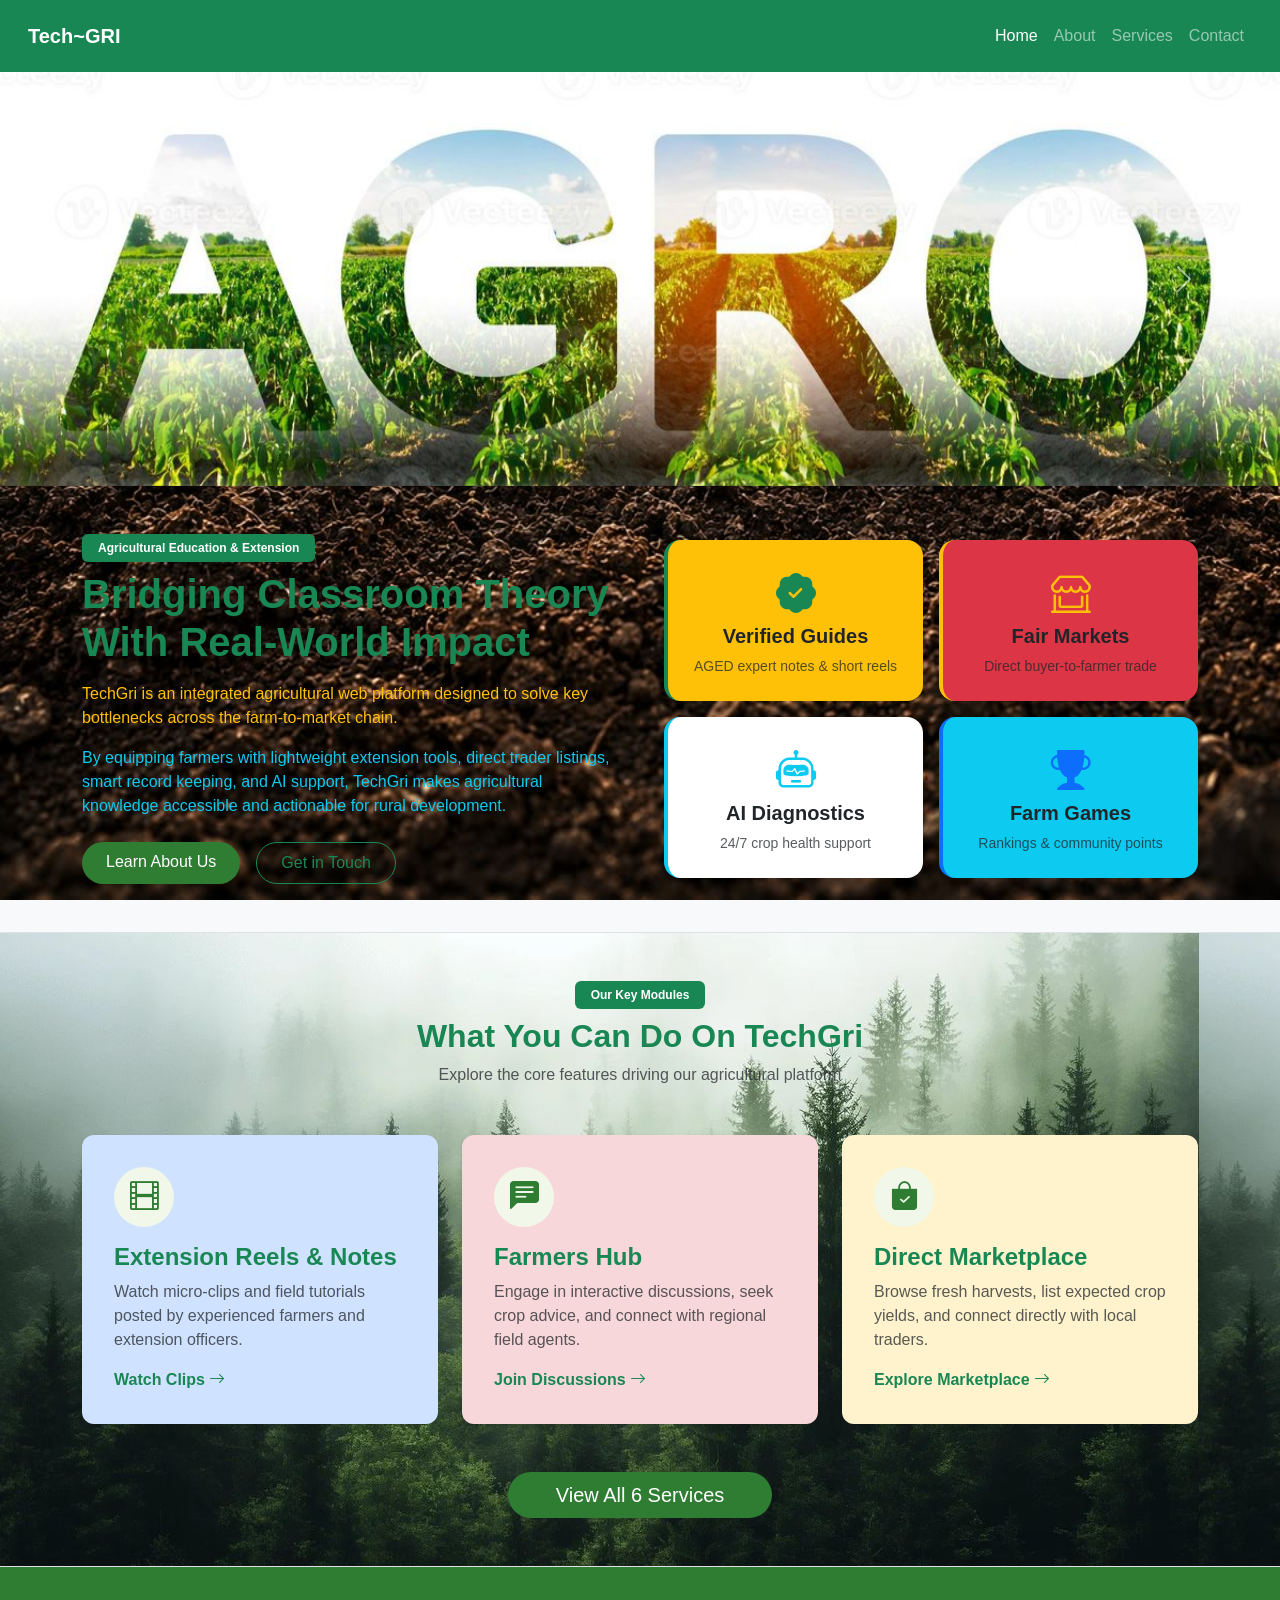
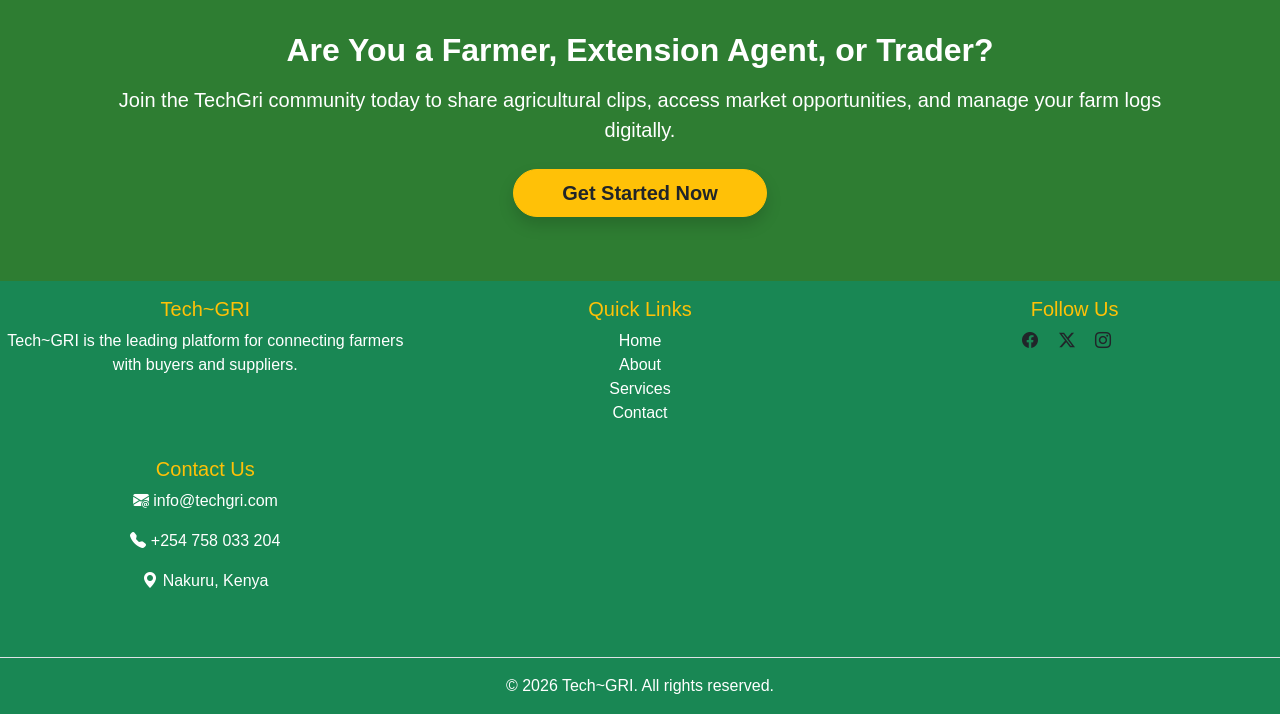
<file: index.html>
<!DOCTYPE html>
<html lang="en">
<head>
    <meta charset="UTF-8">
    <meta name="viewport" content="width=device-width, initial-scale=1.0">
    <link rel="stylesheet" href="static/boostrap/css/bootstrap.min.css">
    <link rel="stylesheet" href="static/css/style.css">
    <link rel="stylesheet" href="https://cdn.jsdelivr.net/npm/bootstrap-icons@1.13.1/font/bootstrap-icons.min.css">
    <!-- Primary favicon for most desktop browsers (e.g., Chrome, Firefox) -->
    <link rel="icon" type="image/png" sizes="32x32" href="static/images/techgri.jpg">
    <link rel="icon" type="image/png" sizes="16x16" href="static/images/techgri.jpg">

    <!-- Apple Touch Icon for iOS devices and modern Android browsers -->
    <link rel="apple-touch-icon" sizes="180x180" href="static/images/techgri.jpg">

    <!-- Optional: Manifest file for progressive web app (PWA) features -->
    <link rel="manifest" href="static/images/techgri.jpg">
    <title>Tech~GRI</title>
    <style>
       body {
  background-image: url('static/images/soil.jpg');
  background-repeat: no-repeat;
  background-attachment: fixed;  
  background-size: cover;
    }
    </style>

</head>
<body>
    <nav class="navbar navbar-expand-lg bg-success navbar-dark p-3">
  <div class="container-fluid">
    <button class="navbar-toggler" type="button" data-bs-toggle="collapse" data-bs-target="#navbarTogglerDemo01" aria-controls="navbarTogglerDemo01" aria-expanded="false" aria-label="Toggle navigation">
      <span class="navbar-toggler-icon"></span>
    </button>
    <div class="collapse navbar-collapse" id="navbarTogglerDemo01">
      <a class="navbar-brand text-white fw-bold" href="index.html">Tech~GRI</a>
      <ul class="navbar-nav ms-auto mb-2 mb-lg-0">
        <li class="nav-item">
          <a class="nav-link active" aria-current="page" href="index.html">Home</a>
        </li>
        <li class="nav-item">
          <a class="nav-link" href="about.html">About</a>
        </li>
        <li class="nav-item">
          <a class="nav-link" href="services.html">Services</a>
        </li>
        <li class="nav-item">
          <a class="nav-link" href="contact.html">Contact</a>
        </li>
      </ul>
     
    </div>
  </div>
</nav>
<!-- carousel -->
 <div id="mycarousel" class="carousel slide" data-bs-ride="carousel">
    <div class="carousel-inner">
        <!-- slide -->
        <div class="carousel-item active">
            <img src="static/images/crops.jpg " class="d-block w-100"mit>
    </div>
    <!-- slide 2 -->
    <div class="carousel-item">
        <img src="static/images/code.jpg" class="d-block w-100"mit>
    </div>
    <!-- slide 3 -->
    <div class="carousel-item">
        <img src="static/images/calf.jpg" class="d-block w-100"mit>
    </div>
    <!-- slide 4 -->
    <div class="carousel-item">
        <img src="static/images/nat.jpg" class="d-block w-100" alt="Slide 4" mit>
    </div>
   </div>
   <!-- controls -->
    <button class="carousel-control-prev" type="button" data-bs-target="#mycarousel" data-bs-slide="prev">
        <span class="carousel-control-prev-icon"></span>
    </button>
    <button class="carousel-control-next" type="button" data-bs-target="#mycarousel" data-bs-slide="next">
        <span class="carousel-control-next-icon"></span>
    </button>
   </div>
 <!-- Welcome / Key Concept Section -->
  <section class="py-5 container">
    <div class="row align-items-center g-5">
      <div class="col-lg-6">
        <span class="badge bg-success px-3 py-2 mb-2">Agricultural Education & Extension</span>
        <h2 class="fw-bold text-success display-6">Bridging Classroom Theory With Real-World Impact</h2>
        <p class="text-warning mt-3">TechGri is an integrated agricultural web platform designed to solve key bottlenecks across the farm-to-market chain.</p>
        <p class="text-info">By equipping farmers with lightweight extension tools, direct trader listings, smart record keeping, and AI support, TechGri makes agricultural knowledge accessible and actionable for rural development.</p>
        <div class="d-flex gap-3 mt-4">
          <a href="about.html" class="btn btn-techgri px-4 py-2 rounded-pill" data-bs-toggle="modal" data-bs-target="#mymodal">Learn About Us</a>
          <!-- modal -->
           <div class="modal fade" id="mymodal" tabindex="-1" aria-labelledby="exampleModalLabel" aria-hidden="true">
  <div class="modal-dialog">
    <div class="modal-content">
      <div class="modal-header">
        <h1 class="modal-title fs-5" id="exampleModalLabel">Tech~GRI</h1>
        <button type="button" class="btn-close" data-bs-dismiss="modal" aria-label="Close"></button>
      </div>
      <div class="modal-body">
        <p>TechGri is an integrated agricultural web platform designed to solve key bottlenecks across the farm-to-market chain.</p>
      </div>
      <div class="modal-footer">
        <button type="button" class="btn btn-secondary" data-bs-dismiss="modal">Close</button>
        <button type="button" class="btn btn-primary">Save changes</button>
      </div>
    </div>
  </div>
</div>
          <a href="contact.html" class="btn btn-outline-success px-4 py-2 rounded-pill">Get in Touch</a>
        </div>
      </div>
      <div class="col-lg-6">
        <div class="row g-3">
          <div class="col-6">
            <div class="p-4 bg-warning rounded-4 shadow-sm text-center h-100 border-start border-4 border-success">
              <i class="bi bi-patch-check-fill text-success fs-1 mb-2"></i>
              <h5 class="fw-bold">Verified Guides</h5>
              <p class="text-muted small mb-0">AGED expert notes & short reels</p>
            </div>
          </div>
          <div class="col-6">
            <div class="p-4 bg-danger rounded-4 shadow-sm text-center h-100 border-start border-4 border-warning">
              <i class="bi bi-shop-window text-warning fs-1 mb-2"></i>
              <h5 class="fw-bold">Fair Markets</h5>
              <p class="text-muted small mb-0">Direct buyer-to-farmer trade</p>
            </div>
          </div>
          <div class="col-6">
            <div class="p-4 bg-white rounded-4 shadow-sm text-center h-100 border-start border-4 border-info">
              <i class="bi bi-robot text-info fs-1 mb-2"></i>
              <h5 class="fw-bold">AI Diagnostics</h5>
              <p class="text-muted small mb-0">24/7 crop health support</p>
            </div>
          </div>
          <div class="col-6">
            <div class="p-4 bg-info rounded-4 shadow-sm text-center h-100 border-start border-4 border-primary">
              <i class="bi bi-trophy-fill text-primary fs-1 mb-2"></i>
              <h5 class="fw-bold">Farm Games</h5>
              <p class="text-muted small mb-0">Rankings & community points</p>
            </div>
          </div>
        </div>
      </div>
    </div>
  </section>

  <!-- Highlighted Services Cards -->
  <section class="py-5 bg-light border-top border-bottom" style="background-image: url(static/images/a.jpg);">
    <div class="container">
      <div class="text-center mb-5">
        <span class="badge bg-success px-3 py-2 mb-2">Our Key Modules</span>
        <h2 class="fw-bold text-success">What You Can Do On TechGri</h2>
        <p class="text-muted">Explore the core features driving our agricultural platform</p>
      </div>

      <div class="row g-4">
        <!-- 1. Extension & Clips -->
        <div class="col-md-6 col-lg-4">
          <div class="card h-100 shadow-sm feature-card p-3 bg-primary-subtle">
            <div class="card-body ">
              <div class="icon-box mb-3">
                <i class="bi bi-film"></i>
              </div>
              <h4 class="fw-bold text-success">Extension Reels & Notes</h4>
              <p class="card-text text-muted">Watch micro-clips and field tutorials posted by experienced farmers and extension officers.</p>
              <a href="services.html#reels-section" class="text-success fw-bold text-decoration-none">Watch Clips <i class="bi bi-arrow-right"></i></a>
            </div>
          </div>
        </div>

        <!-- 2. Farmers Hub -->
        <div class="col-md-6 col-lg-4">
          <div class="card h-100 shadow-sm feature-card p-3 bg-danger-subtle">
            <div class="card-body">
              <div class="icon-box mb-3">
                <i class="bi bi-chat-left-text-fill"></i>
              </div>
              <h4 class="fw-bold text-success">Farmers Hub</h4>
              <p class="card-text text-muted">Engage in interactive discussions, seek crop advice, and connect with regional field agents.</p>
              <a href="services.html" class="text-success fw-bold text-decoration-none">Join Discussions <i class="bi bi-arrow-right"></i></a>
            </div>
          </div>
        </div>

        <!-- 3. Marketplace -->
        <div class="col-md-6 col-lg-4">
          <div class="card h-100 shadow-sm feature-card p-3 bg-warning-subtle">
            <div class="card-body">
              <div class="icon-box mb-3">
                <i class="bi bi-bag-check-fill"></i>
              </div>
              <h4 class="fw-bold text-success">Direct Marketplace</h4>
              <p class="card-text text-muted">Browse fresh harvests, list expected crop yields, and connect directly with local traders.</p>
              <a href="services.html" class="text-success fw-bold text-decoration-none">Explore Marketplace <i class="bi bi-arrow-right"></i></a>
            </div>
          </div>
        </div>
      </div>

      <div class="text-center mt-5">
        <a href="services.html" class="btn btn-techgri btn-lg rounded-pill px-5">View All 6 Services</a>
      </div>
    </div>
  </section>

  <!-- Community Call-to-Action Banner -->
  <section class="py-5 bg-techgri text-white text-center">
    <div class="container my-3">
      <h2 class="fw-bold mb-3">Are You a Farmer, Extension Agent, or Trader?</h2>
      <p class="lead mb-4 max-w-700 mx-auto">Join the TechGri community today to share agricultural clips, access market opportunities, and manage your farm logs digitally.</p>
      <a href="contact.html" class="btn btn-warning text-dark fw-bold btn-lg rounded-pill px-5 shadow">Get Started Now</a>
    </div>
  </section>

  <!-- footer -->
<footer>
    <div  class="bg-success text-white text-center">
        <!-- row -->
        <div class="row">
            <!-- column 1 -->
            <div class="col-md-4">
                <h5 class="text-warning text-center pt-3">Tech~GRI</h5>
                <p>Tech~GRI is the leading platform for connecting farmers with buyers and suppliers.</p>
                
            </div>
            <!-- column 2 -->
            <div class="col-md-4">
                <h5 class="text-warning text-center pt-3">Quick Links</h5>
                <ul style="list-style-type: none; padding-left: 0;">
                    <li><a href="index.html" class="text-white text-decoration-none">Home</a></li>
                    <li><a href="about.html" class="text-white text-decoration-none">About</a></li>
                    <li><a href="services.html" class="text-white text-decoration-none">Services</a></li>
                    <li><a href="contact.html" class="text-white text-decoration-none">Contact</a></li>
                </ul>
                
            </div>
            <!-- column 3 -->
            <div class="col-md-4">
                <h5 class="text-warning text-center pt-3">Follow Us</h5>
                <a href="https://www.facebook.com" target="_blank"class="text-dark text-decoration-none me-3">
                <i class="bi bi-facebook"></i></a>
                <a href="https://www.twitter-x.com" target="_blank" class="text-dark text-decoration-none me-3">
                <i class="bi bi-twitter-x"></i></a>
                <a href="https://www.instagram.com/eph.ntus" target="_blank" class="text-dark text-decoration-none me-3">
                <i class="bi bi-instagram"></i></a>
            </div>
            <!-- column 4 -->
            <div class="col-md-4">
            <h5 class="text-warning text-center pt-3">Contact Us</h5>
            <p> <i class="bi bi-envelope-at-fill"></i> info@techgri.com</p>
            <p> <i class="bi bi-telephone-fill"></i> +254 758 033 204</p>
             <p> <i class="bi bi-geo-alt-fill"></i> Nakuru, Kenya</p>
            </div>
    <div class="text-center border-top mt-5 pt-3">
        <p>&copy; 2026 Tech~GRI. All rights reserved.</p>
    </div>
    </div>
    
    
</footer>   
    
    
   <script src="static/boostrap/js/bootstrap.min.js"></script>
</body>
</html>
</file>
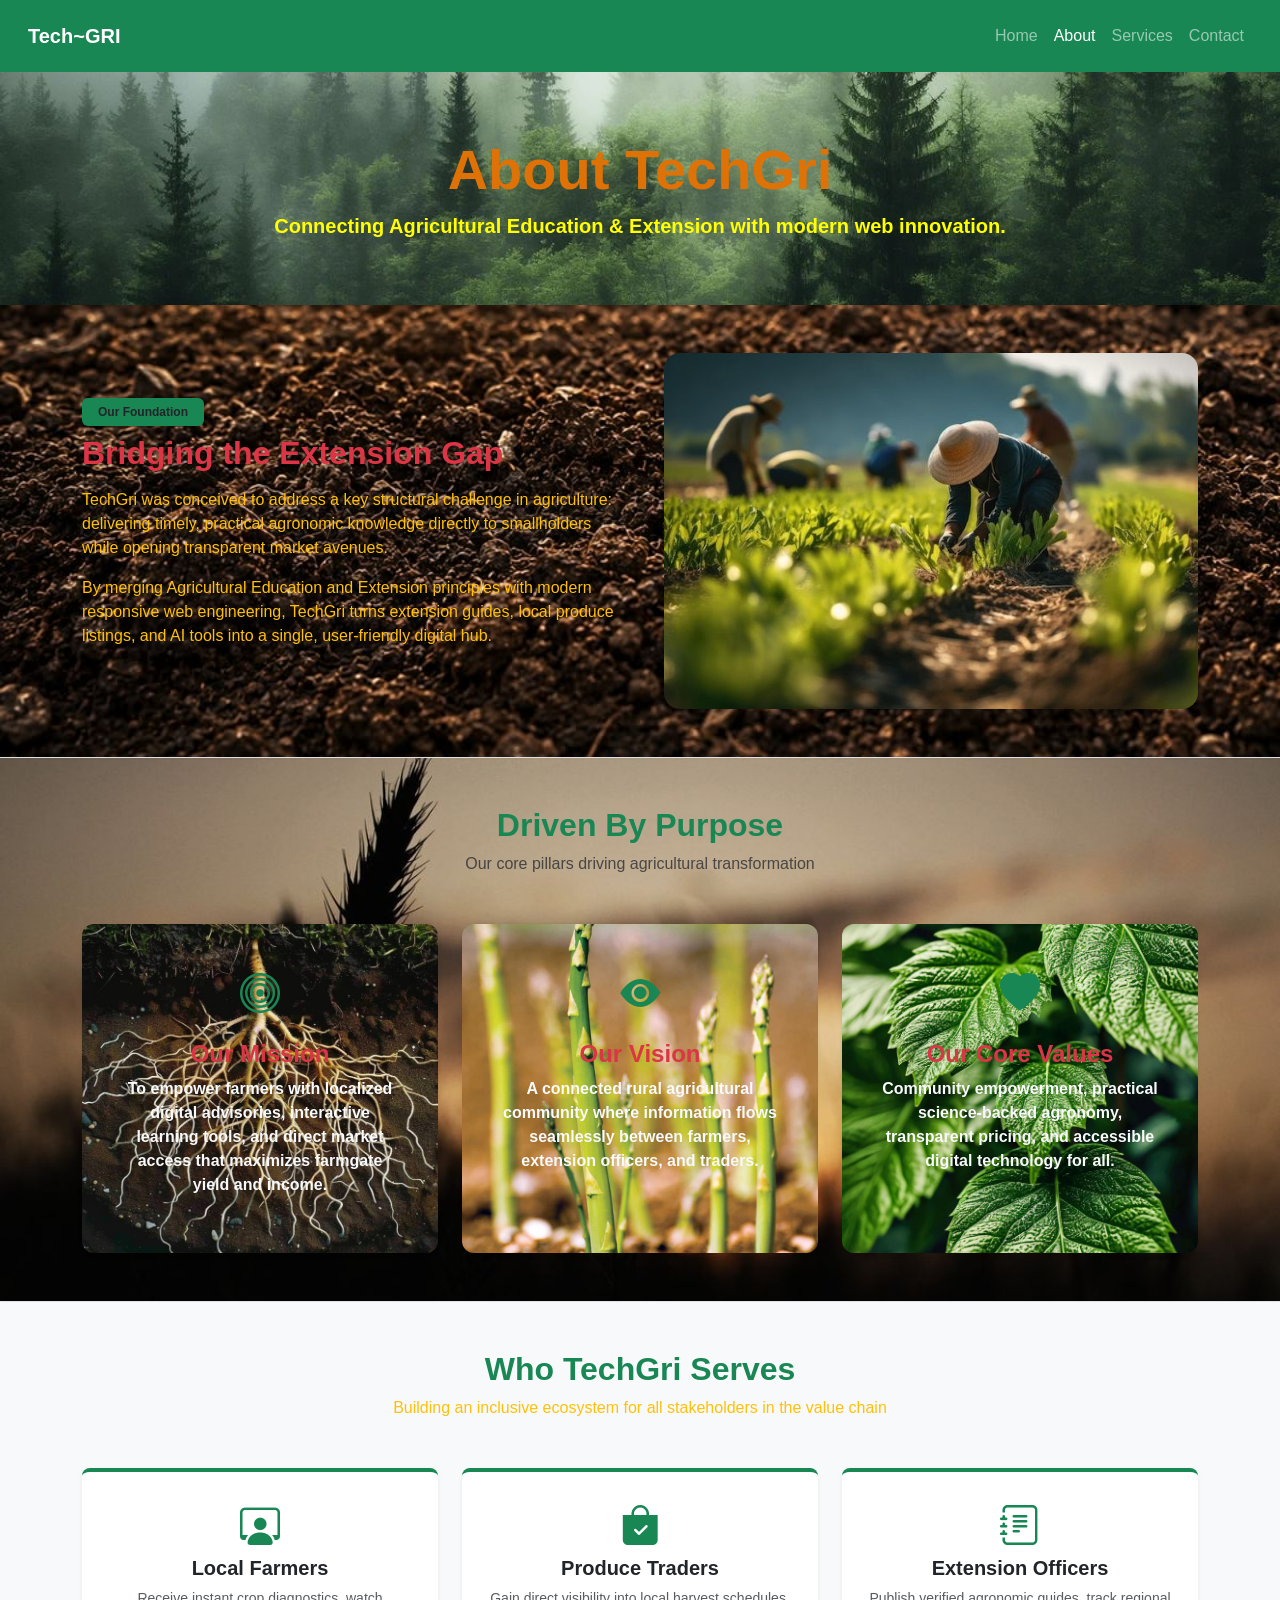
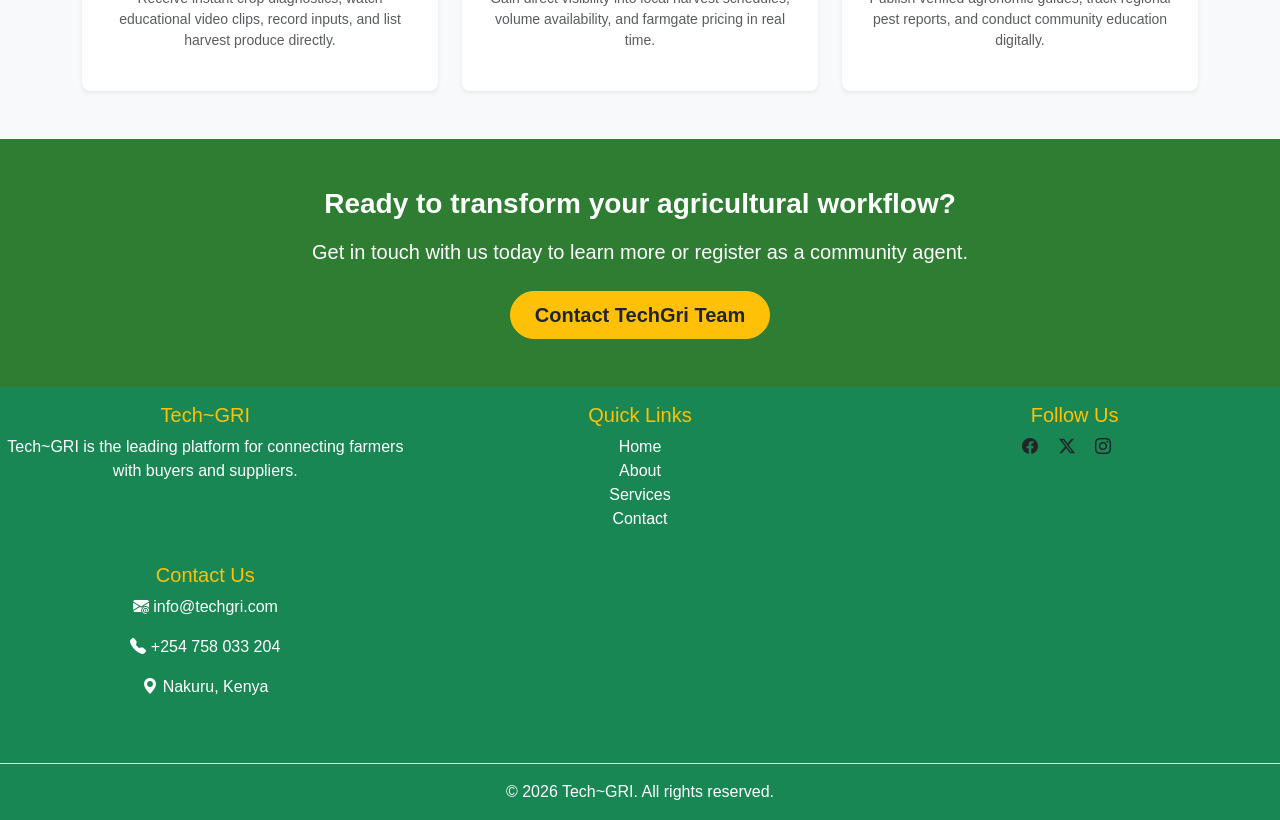
<file: about.html>
<!DOCTYPE html>
<html lang="en">
<head>
    <meta charset="UTF-8">
    <meta name="viewport" content="width=device-width, initial-scale=1.0">
    <link rel="stylesheet" href="static/boostrap/css/bootstrap.min.css">
    <link rel="stylesheet" href="static/css/style.css">
    <link rel="stylesheet" href="https://cdn.jsdelivr.net/npm/bootstrap-icons@1.13.1/font/bootstrap-icons.min.css">
    <!-- Primary favicon for most desktop browsers (e.g., Chrome, Firefox) -->
    <link rel="icon" type="image/png" sizes="32x32" href="static/images/techgri.jpg">
    <link rel="icon" type="image/png" sizes="16x16" href="static/images/techgri.jpg">

    <!-- Apple Touch Icon for iOS devices and modern Android browsers -->
    <link rel="apple-touch-icon" sizes="180x180" href="static/images/techgri.jpg">

    <!-- Optional: Manifest file for progressive web app (PWA) features -->
    <link rel="manifest" href="static/images/techgri.jpg">
    <title>About Us</title>
    <style>
    body {
  background-image: url('static/images/soil.jpg');
  background-repeat: no-repeat;
  background-attachment: fixed;  
  background-size: cover;
    }
    </style>
</head>
<body>
       <nav class="navbar navbar-expand-lg bg-success navbar-dark p-3">
  <div class="container-fluid">
    <button class="navbar-toggler" type="button" data-bs-toggle="collapse" data-bs-target="#navbarTogglerDemo01" aria-controls="navbarTogglerDemo01" aria-expanded="false" aria-label="Toggle navigation">
      <span class="navbar-toggler-icon"></span>
    </button>
    <div class="collapse navbar-collapse" id="navbarTogglerDemo01">
      <a class="navbar-brand text-white fw-bold" href="index.html">Tech~GRI</a>
      <ul class="navbar-nav ms-auto mb-2 mb-lg-0">
        <li class="nav-item">
          <a class="nav-link" aria-current="page" href="index.html">Home</a>
        </li>
        <li class="nav-item">
          <a class="nav-link active" href="about.html">About</a>
        </li>
        <li class="nav-item">
          <a class="nav-link" href="services.html">Services</a>
        </li>
        <li class="nav-item">
          <a class="nav-link" href="contact.html">Contact</a>
        </li>
      </ul>
     
    </div>
  </div>
</nav>

<!-- Header Banner -->
  <header class="py-5 bg-techgri text-white text-center shadow-sm" style="background-image: url('static/images/a.jpg'); background-size: cover; background-position: center;">
    <div class="container my-3">
      <h1 class="display-4 fw-bold"id="about-title">About TechGri</h1>
      <p class="lead"id="about-subtitle">Connecting Agricultural Education & Extension with modern web innovation.</p>
    </div>
  </header>

  <!-- Mission & Vision Two-Column Layout -->
  <section class="py-5 container">
    <div class="row align-items-center g-5">
      <div class="col-lg-6">
        <span class="badge bg-success text-dark px-3 py-2 mb-2">Our Foundation</span>
        <h2 class="fw-bold text-danger font-weight-bold mb-3">Bridging the Extension Gap</h2>
        <p class="font-weight-bold text-warning">TechGri was conceived to address a key structural challenge in agriculture: delivering timely, practical agronomic knowledge directly to smallholders while opening transparent market avenues.</p>
        <p class="font-weight-bold text-warning">By merging Agricultural Education and Extension principles with modern responsive web engineering, TechGri turns extension guides, local produce listings, and AI tools into a single, user-friendly digital hub.</p>
      </div>
      <div class="col-md-6">
        <img src="static/images/farmers.jpg" class="img-fluid rounded-4 shadow" alt="Farm field">
      </div>
    </div>
  </section>

  <!-- Mission, Vision, and Values Cards -->
  <section class="py-5 bg-light border-top border-bottom"style="background-image: url('static/images/mg.jpg'); background-size: cover; background-position: center;">
    <div class="container">
      <div class="text-center mb-5">
        <h2 class="fw-bold text-success">Driven By Purpose</h2>
        <p class="text-muted">Our core pillars driving agricultural transformation</p>
      </div>

      <div class="row g-4">
        <!-- Mission Card -->
        <div class="col-md-4">
          <div class="card h-100 shadow-sm about-card p-4"style="background-image: url('static/images/root.jpg'); background-size: cover; background-position: center;">
            <div class="card-body text-center">
              <div class="text-success fs-1 mb-3"><i class="bi bi-bullseye"></i></div>
              <h4 class="fw-bold text-danger">Our Mission</h4>
              <p class="text-light fw-bolder">To empower farmers with localized digital advisories, interactive learning tools, and direct market access that maximizes farmgate yield and income.</p>
            </div>
          </div>
        </div>

        <!-- Vision Card -->
        <div class="col-md-4">
          <div class="card h-100 shadow-sm about-card p-4" style="background-image: url('static/images/stem.jpg'); background-size: cover; background-position: center;">
            <div class="card-body text-center">
              <div class="text-success fs-1 mb-3"><i class="bi bi-eye-fill"></i></div>
              <h4 class="fw-bold text-danger">Our Vision</h4>
              <p class="text-light fw-bolder">A connected rural agricultural community where information flows seamlessly between farmers, extension officers, and traders.</p>
            </div>
          </div>
        </div>

        <!-- Values Card -->
        <div class="col-md-4">
          <div class="card h-100 shadow-sm about-card p-4"style="background-image: url('static/images/leaf.jpg'); background-size: cover; background-position: center;">
            <div class="card-body text-center">
              <div class="text-success fs-1 mb-3"><i class="bi bi-heart-fill "></i></div>
              <h4 class="fw-bold text-danger">Our Core Values</h4>
              <p class="fw-bolder text-light">Community empowerment, practical science-backed agronomy, transparent pricing, and accessible digital technology for all.</p>
            </div>
          </div>
        </div>
      </div>
    </div>
  </section>

  <!-- Target Audience / Beneficiaries -->
  <section class="py-5 container">
    <div class="text-center mb-5">
      <h2 class="fw-bold text-success">Who TechGri Serves</h2>
      <p class=" text-warning">Building an inclusive ecosystem for all stakeholders in the value chain</p>
    </div>

    <div class="row g-4">
      <div class="col-md-4">
        <div class="p-4 bg-white rounded-3 shadow-sm text-center h-100 border-top border-4 border-success">
          <i class="bi bi-person-workspace text-success fs-1 mb-2"></i>
          <h5 class="fw-bold">Local Farmers</h5>
          <p class="text-muted small text-warning">Receive instant crop diagnostics, watch educational video clips, record inputs, and list harvest produce directly.</p>
        </div>
      </div>
      <div class="col-md-4">
        <div class="p-4 bg-white rounded-3 shadow-sm text-center h-100 border-top border-4 border-success">
          <i class="bi bi-bag-check-fill text-success fs-1 mb-2"></i>
          <h5 class="fw-bold">Produce Traders</h5>
          <p class="text-muted small text-warning">Gain direct visibility into local harvest schedules, volume availability, and farmgate pricing in real time.</p>
        </div>
      </div>
      <div class="col-md-4">
        <div class="p-4 bg-white rounded-3 shadow-sm text-center h-100 border-top border-4 border-success">
          <i class="bi bi-journal-text text-success fs-1 mb-2"></i>
          <h5 class="fw-bold">Extension Officers</h5>
          <p class="text-muted small">Publish verified agronomic guides, track regional pest reports, and conduct community education digitally.</p>
        </div>
      </div>
    </div>
  </section>

  <!-- Call to Action Banner -->
  <section class="py-5 bg-techgri text-white text-center">
    <div class="container">
      <h3 class="fw-bold mb-3">Ready to transform your agricultural workflow?</h3>
      <p class="lead mb-4">Get in touch with us today to learn more or register as a community agent.</p>
      <a href="contact.html" class="btn btn-warning text-dark fw-bold px-4 py-2 rounded-pill fs-5">Contact TechGri Team</a>
    </div>
  </section>

 <!-- footer -->
<footer>
    <div  class="bg-success text-white text-center">
        <!-- row -->
        <div class="row">
            <!-- column 1 -->
            <div class="col-md-4">
                <h5 class="text-warning text-center pt-3">Tech~GRI</h5>
                <p>Tech~GRI is the leading platform for connecting farmers with buyers and suppliers.</p>
                
            </div>
            <!-- column 2 -->
            <div class="col-md-4">
                <h5 class="text-warning text-center pt-3">Quick Links</h5>
                <ul style="list-style-type: none; padding-left: 0;">
                    <li><a href="index.html" class="text-white text-decoration-none">Home</a></li>
                    <li><a href="about.html" class="text-white text-decoration-none">About</a></li>
                    <li><a href="services.html" class="text-white text-decoration-none">Services</a></li>
                    <li><a href="contact.html" class="text-white text-decoration-none">Contact</a></li>
                </ul>
                
            </div>
            <!-- column 3 -->
            <div class="col-md-4">
                <h5 class="text-warning text-center pt-3">Follow Us</h5>
                <a href="https://www.facebook.com" target="_blank"class="text-dark text-decoration-none me-3">
                <i class="bi bi-facebook"></i></a>
                <a href="https://www.twitter-x.com" target="_blank" class="text-dark text-decoration-none me-3">
                <i class="bi bi-twitter-x"></i></a>
                <a href="https://www.instagram.com/eph.ntus" target="_blank" class="text-dark text-decoration-none me-3">
                <i class="bi bi-instagram"></i></a>
            </div>
            <!-- column 4 -->
            <div class="col-md-4">
            <h5 class="text-warning text-center pt-3">Contact Us</h5>
            <p> <i class="bi bi-envelope-at-fill"></i> info@techgri.com</p>
            <p> <i class="bi bi-telephone-fill"></i> +254 758 033 204</p>
             <p> <i class="bi bi-geo-alt-fill"></i> Nakuru, Kenya</p>
            </div>
    <div class="text-center border-top mt-5 pt-3">
        <p>&copy; 2026 Tech~GRI. All rights reserved.</p>
    </div>
    </div>
    
    
</footer>   
    
   <script src="static/boostrap/js/bootstrap.min.js"></script>
</body>
</html>
</file>
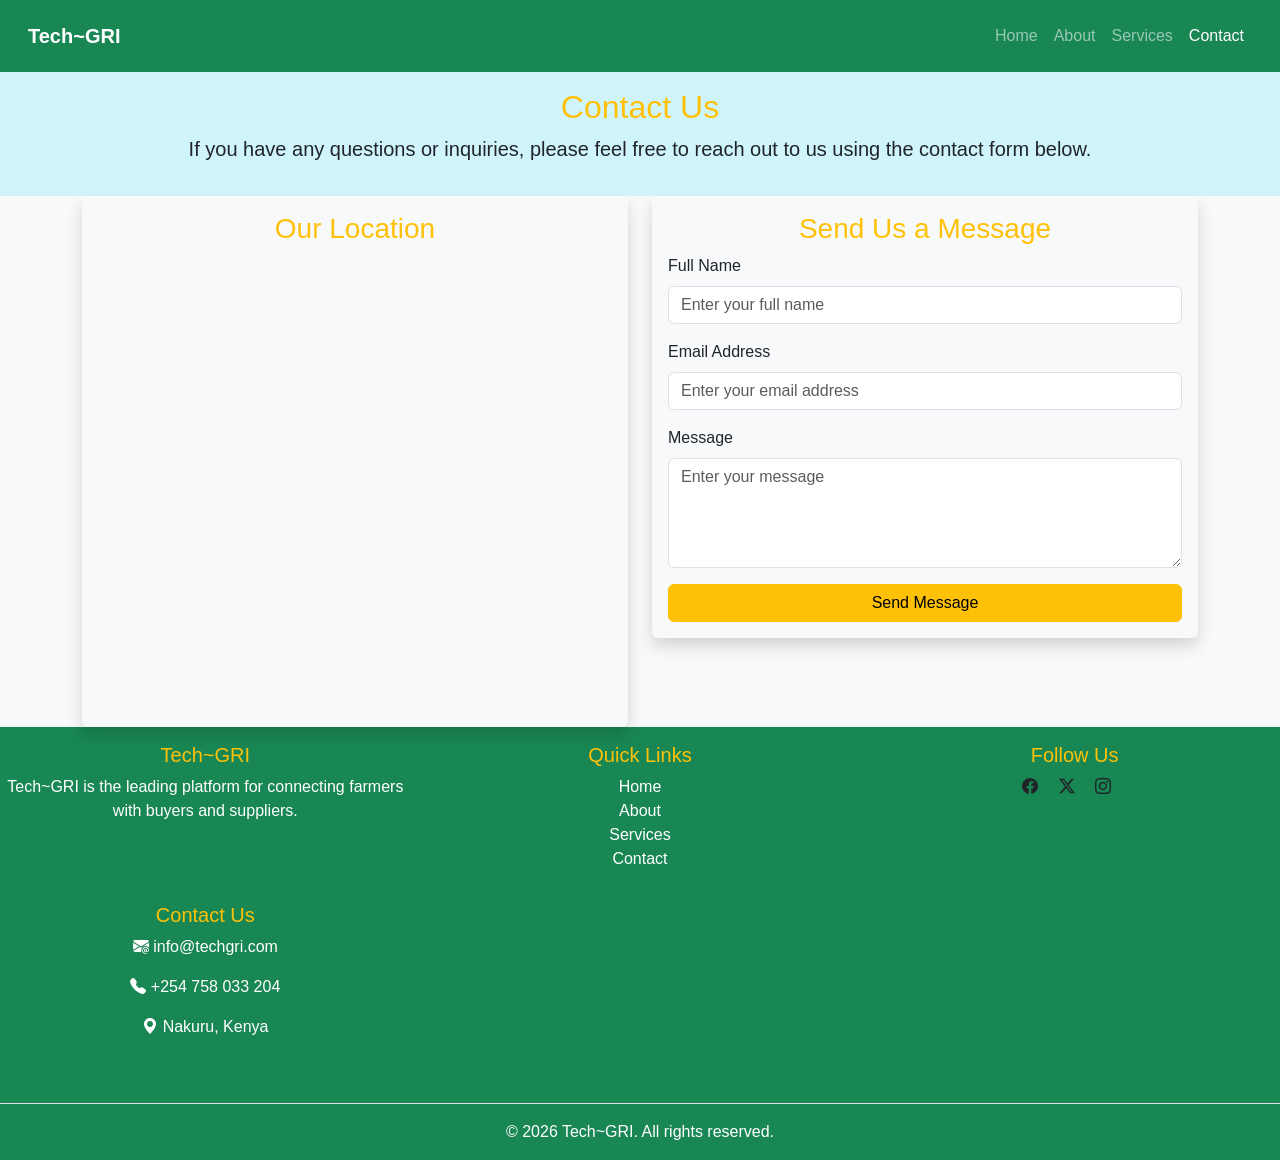
<file: contact.html>
<!DOCTYPE html>
<html lang="en">
<head>
    <meta charset="UTF-8">
    <meta name="viewport" content="width=device-width, initial-scale=1.0">
    <link rel="stylesheet" href="static/boostrap/css/bootstrap.min.css">
    <link rel="stylesheet" href="static/css/style.css">
    <link rel="stylesheet" href="https://cdn.jsdelivr.net/npm/bootstrap-icons@1.13.1/font/bootstrap-icons.min.css">
    <!-- Primary favicon for most desktop browsers (e.g., Chrome, Firefox) -->
    <link rel="icon" type="image/png" sizes="32x32" href="static/images/techgri.jpg">
    <link rel="icon" type="image/png" sizes="16x16" href="static/images/techgri.jpg">

    <!-- Apple Touch Icon for iOS devices and modern Android browsers -->
    <link rel="apple-touch-icon" sizes="180x180" href="static/images/techgri.jpg">

    <!-- Optional: Manifest file for progressive web app (PWA) features -->
    <link rel="manifest" href="static/images/techgri.jpg">
    <title>Contact Us</title>
</head>
<body>
       <nav class="navbar navbar-expand-lg bg-success navbar-dark p-3">
  <div class="container-fluid">
    <button class="navbar-toggler" type="button" data-bs-toggle="collapse" data-bs-target="#navbarTogglerDemo01" aria-controls="navbarTogglerDemo01" aria-expanded="false" aria-label="Toggle navigation">
      <span class="navbar-toggler-icon"></span>
    </button>
    <div class="collapse navbar-collapse" id="navbarTogglerDemo01">
      <a class="navbar-brand text-white fw-bold" href="index.html">Tech~GRI</a>
      <ul class="navbar-nav ms-auto mb-2 mb-lg-0">
        <li class="nav-item">
          <a class="nav-link " aria-current="page" href="index.html">Home</a>
        </li>
        <li class="nav-item">
          <a class="nav-link" href="about.html">About</a>
        </li>
        <li class="nav-item">
          <a class="nav-link" href="services.html">Services</a>
        </li>
        <li class="nav-item">
          <a class="nav-link active" href="contact.html">Contact</a>
        </li>
      </ul>
     
    </div>
  </div>
</nav>
<div class="container-fluid bg-info-subtle p-3">
    <h2 class="text-warning text-center">Contact Us</h2>
    <p class="lead text-center">If you have any questions or inquiries, please feel free to reach out to us using the contact form below.</p>
</div>
<div class="container">
    <div class="row">
        <!-- column 1 -->
        <div class="col-md-6">
        <div class="shadow rounded p-3">
        <h3 class="text-warning text-center">Our Location</h3>
        <iframe src="https://www.google.com/maps/embed?pb=!1m14!1m12!1m3!1d15958.93915556494!2d35.93148717570192!3d-0.3707548517453751!2m3!1f0!2f0!3f0!3m2!1i1024!2i768!4f13.1!5e0!3m2!1sen!2ske!4v1791393971872!5m2!1sen!2ske" class="w-100" height="450" style="border:0;" allowfullscreen="" loading="lazy" referrerpolicy="strict-origin-when-cross-origin"></iframe>
        </div>
    </div>
        <!-- column 2 -->
        <div class="col-md-6">
        <div class="shadow rounded p-3">
            <h3 class="text-warning text-center">Send Us a Message</h3>
            <form>
                <div class="mb-3">
                    <label for="fullname" class="form-label">Full Name</label>
                    <input type="text" class="form-control" id="fullname" placeholder="Enter your full name">
                </div>
                <div class="mb-3">
                    <label for="email" class="form-label">Email Address</label>
                    <input type="email" class="form-control" id="email" placeholder="Enter your email address">
                </div>
                <div class="mb-3">
                    <label for="message" class="form-label">Message</label>
                    <textarea class="form-control" id="message" rows="4" placeholder="Enter your message"></textarea>
                </div>
                <button type="submit" class="btn btn-warning w-100">Send Message</button>
            </form>
        </div>
        </div>
    </div>

</div>
<!-- footer -->
<footer>
    <div  class="bg-success text-white text-center">
        <!-- row -->
        <div class="row">
            <!-- column 1 -->
            <div class="col-md-4">
                <h5 class="text-warning text-center pt-3">Tech~GRI</h5>
                <p>Tech~GRI is the leading platform for connecting farmers with buyers and suppliers.</p>
                
            </div>
            <!-- column 2 -->
            <div class="col-md-4">
                <h5 class="text-warning text-center pt-3">Quick Links</h5>
                <ul style="list-style-type: none; padding-left: 0;">
                    <li><a href="index.html" class="text-white text-decoration-none">Home</a></li>
                    <li><a href="about.html" class="text-white text-decoration-none">About</a></li>
                    <li><a href="services.html" class="text-white text-decoration-none">Services</a></li>
                    <li><a href="contact.html" class="text-white text-decoration-none">Contact</a></li>
                </ul>
                
            </div>
            <!-- column 3 -->
            <div class="col-md-4">
                <h5 class="text-warning text-center pt-3">Follow Us</h5>
                <a href="https://www.facebook.com" target="_blank"class="text-dark text-decoration-none me-3">
                <i class="bi bi-facebook"></i></a>
                <a href="https://www.twitter-x.com" target="_blank" class="text-dark text-decoration-none me-3">
                <i class="bi bi-twitter-x"></i></a>
                <a href="https://www.instagram.com/eph.ntus" target="_blank" class="text-dark text-decoration-none me-3">
                <i class="bi bi-instagram"></i></a>
            </div>
            <!-- column 4 -->
            <div class="col-md-4">
            <h5 class="text-warning text-center pt-3">Contact Us</h5>
            <p> <i class="bi bi-envelope-at-fill"></i> info@techgri.com</p>
            <p> <i class="bi bi-telephone-fill"></i> +254 758 033 204</p>
             <p> <i class="bi bi-geo-alt-fill"></i> Nakuru, Kenya</p>
            </div>
    <div class="text-center border-top mt-5 pt-3">
        <p>&copy; 2026 Tech~GRI. All rights reserved.</p>
    </div>
    </div>
    
    
</footer>   
    
   <script src="static/boostrap/js/bootstrap.min.js"></script>
</body>
</html>
</file>
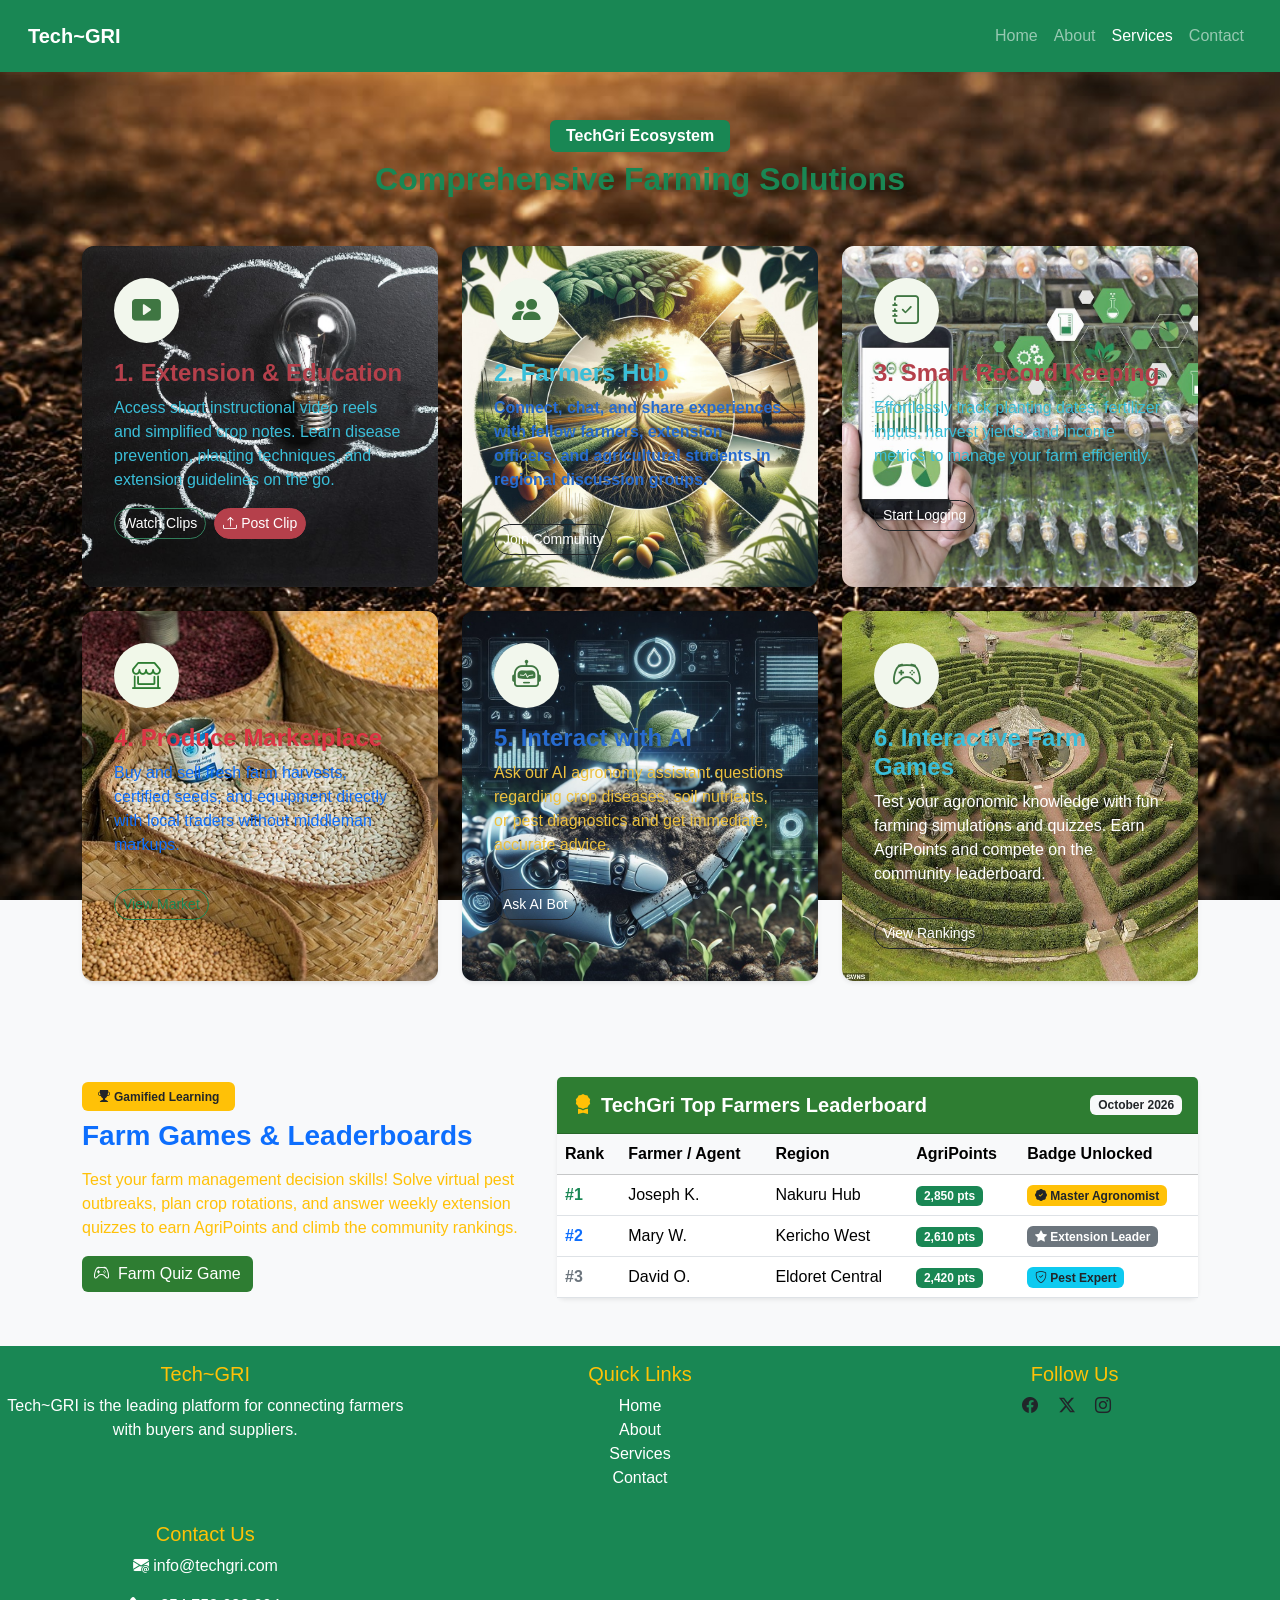
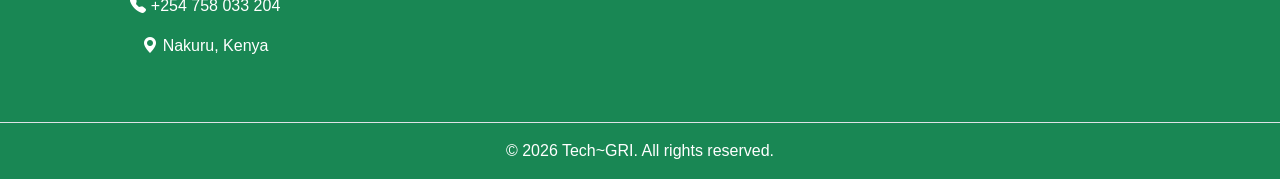
<file: services.html>
<!DOCTYPE html>
<html lang="en">
<head>
    <meta charset="UTF-8">
    <meta name="viewport" content="width=device-width, initial-scale=1.0">
    <link rel="stylesheet" href="static/boostrap/css/bootstrap.min.css">
    <link rel="stylesheet" href="static/css/style.css">
    <link rel="stylesheet" href="https://cdn.jsdelivr.net/npm/bootstrap-icons@1.13.1/font/bootstrap-icons.min.css">
    <!-- Primary favicon for most desktop browsers (e.g., Chrome, Firefox) -->
    <link rel="icon" type="image/png" sizes="32x32" href="static/images/techgri.jpg">
    <link rel="icon" type="image/png" sizes="16x16" href="static/images/techgri.jpg">

    <!-- Apple Touch Icon for iOS devices and modern Android browsers -->
    <link rel="apple-touch-icon" sizes="180x180" href="static/images/techgri.jpg">

    <!-- Optional: Manifest file for progressive web app (PWA) features -->
    <link rel="manifest" href="static/images/techgri.jpg">
    <title>Services</title>
    <style>
       body {
  background-image: url('static/images/soil.jpg');
  background-repeat: no-repeat;
  background-attachment: fixed;  
  background-size: cover;
    }
    </style>
</head>
<body>
       <nav class="navbar navbar-expand-lg bg-success navbar-dark p-3">
  <div class="container-fluid">
    <button class="navbar-toggler" type="button" data-bs-toggle="collapse" data-bs-target="#navbarTogglerDemo01" aria-controls="navbarTogglerDemo01" aria-expanded="false" aria-label="Toggle navigation">
      <span class="navbar-toggler-icon"></span>
    </button>
    <div class="collapse navbar-collapse" id="navbarTogglerDemo01">
      <a class="navbar-brand text-white fw-bold" href="index.html">Tech~GRI</a>
      <ul class="navbar-nav ms-auto mb-2 mb-lg-0">
        <li class="nav-item">
          <a class="nav-link" aria-current="page" href="index.html">Home</a>
        </li>
        <li class="nav-item">
          <a class="nav-link" href="about.html">About</a>
        </li>
        <li class="nav-item">
          <a class="nav-link active" href="services.html">Services</a>
        </li>
        <li class="nav-item">
          <a class="nav-link" href="contact.html">Contact</a>
        </li>
      </ul>
     
    </div>
  </div>
</nav>

 <!-- 6 Main Services (Card Grid) -->
  <section class="py-5 container">
    <div class="text-center mb-5">
      <span class="badge bg-success px-3 py-2 fs-6 mb-2">TechGri Ecosystem</span>
      <h2 class="fw-bold text-success">Comprehensive Farming Solutions</h2>
    </div>

    <div class="row g-4">
      
      <!-- Card 1: Extension & Education -->
      <div class="col-md-6 col-lg-4">
        <div class="card h-100 shadow-sm service-card p-3"style="background-image: url('static/images/extension.jpg'); background-size: cover; background-position: center; filter: grayscale(0.3);">
          <div class="card-body">
            <div class="icon-wrapper mb-3">
              <i class="bi bi-play-btn-fill"></i>
            </div>
            <h4 class="card-title fw-bolder text-danger">1. Extension & Education</h4>
            <p class="card-text text-info">Access short instructional video reels and simplified crop notes. Learn disease prevention, planting techniques, and extension guidelines on the go.</p>
            <div class="d-flex gap-2 mt-3">
              <a href="#reels-section" class="btn btn-sm btn-outline-success text-white rounded-pill">Watch Clips</a>
              <button class="btn btn-sm btn-danger rounded-pill" data-bs-toggle="modal" data-bs-target="#uploadModal"><i class="bi bi-upload me-1"></i>Post Clip</button>
            </div>
          </div>
        </div>
      </div>

      <!-- Card 2: Farmers Hub -->
      <div class="col-md-6 col-lg-4">
        <div class="card h-100 shadow-sm service-card p-3"style="background-image: url('static/images/hub.jpg'); background-size: cover; background-position: center; filter: grayscale(0.3);">
          <div class="card-body">
            <div class="icon-wrapper mb-3">
              <i class="bi bi-people-fill"></i>
            </div>
            <h4 class="card-title fw-bolder text-info">2. Farmers Hub</h4>
            <p class="card-text fw-bold text-primary">Connect, chat, and share experiences with fellow farmers, extension officers, and agricultural students in regional discussion groups.</p>
            <a href="contact.html" class="btn btn-sm btn-outline-dark text-white rounded-pill mt-3">Join Community</a>
          </div>
        </div>
      </div>

      <!-- Card 3: Record Keeping -->
      <div class="col-md-6 col-lg-4">
        <div class="card h-100 shadow-sm service-card p-3" style="background-image: url('static/images/records.jpg'); background-size: cover; background-position: center; filter: grayscale(0.3);">
          <div class="card-body">
            <div class="icon-wrapper mb-3">
              <i class="bi bi-journal-check"></i>
            </div>
            <h4 class="card-title fw-bolder text-danger">3. Smart Record Keeping</h4>
            <p class="card-text text-info">Effortlessly track planting dates, fertilizer inputs, harvest yields, and income metrics to manage your farm efficiently.</p>
            <a href="contact.html" class="btn btn-sm btn-outline-dark text-white rounded-pill mt-3">Start Logging</a>
          </div>
        </div>
      </div>

      <!-- Card 4: Produce Marketplace -->
      <div class="col-md-6 col-lg-4">
        <div class="card h-100 shadow-sm service-card p-3"style="background-image: url('static/images/market.jpg'); background-size: cover; background-position: center; filter: blur(5);">
          <div class="card-body">
            <div class="icon-wrapper mb-3">
              <i class="bi bi-shop-window"></i>
            </div>
            <h4 class="card-title fw-bolder text-danger">4. Produce Marketplace</h4>
            <p class="card-text text-primary">Buy and sell fresh farm harvests, certified seeds, and equipment directly with local traders without middleman markups.</p>
            <a href="#market-section" class="btn btn-sm btn-outline-success rounded-pill mt-3">View Market</a>
          </div>
        </div>
      </div>

      <!-- Card 5: AI Agronomist Assistant -->
      <div class="col-md-6 col-lg-4">
        <div class="card h-100 shadow-sm service-card p-3"style="background-image: url('static/images/AI.jpg'); background-size: cover; background-position: center; filter: grayscale(0.3);">
          <div class="card-body">
            <div class="icon-wrapper mb-3">
              <i class="bi bi-robot"></i>
            </div>
            <h4 class="card-title fw-bolder text-primary">5. Interact with AI</h4>
            <p class="card-text text-warning">Ask our AI agronomy assistant questions regarding crop diseases, soil nutrients, or pest diagnostics and get immediate, accurate advice.</p>
            <a href="#ai-section" class="btn btn-sm btn-outline-dark text-white rounded-pill mt-3">Ask AI Bot</a>
          </div>
        </div>
      </div>

      <!-- Card 6: Farm Games & Rankings -->
      <div class="col-md-6 col-lg-4">
        <div class="card h-100 shadow-sm service-card p-3"style="background-image: url('static/images/game.jpg'); background-size: cover; background-position: center; filter: grayscale(0.3);">
          <div class="card-body">
            <div class="icon-wrapper mb-3">
              <i class="bi bi-controller"></i>
            </div>
            <h4 class="card-title fw-bolder text-info">6. Interactive Farm Games</h4>
            <p class="card-text text-white">Test your agronomic knowledge with fun farming simulations and quizzes. Earn AgriPoints and compete on the community leaderboard.</p>
            <a href="#games-section" class="btn btn-sm btn-outline-dark text-white rounded-pill mt-3">View Rankings</a>
          </div>
        </div>
      </div>

    </div>
  </section>

  
  <!-- Feature 6: Farm Games & Leaderboard Section -->
  <section id="games-section" class="py-5 container">
    <div class="row align-items-center">
      <div class="col-lg-5 mb-4 mb-lg-0">
        <span class="badge bg-warning text-dark px-3 py-2 fw-bold mb-2"><i class="bi bi-trophy-fill me-1"></i>Gamified Learning</span>
        <h3 class="fw-bolder text-primary mb-3">Farm Games & Leaderboards</h3>
        <p class="text-warning">Test your farm management decision skills! Solve virtual pest outbreaks, plan crop rotations, and answer weekly extension quizzes to earn AgriPoints and climb the community rankings.</p>
         <a href="game.html"><button class="btn btn-techgri"><i class="bi bi-controller me-2"></i>Farm Quiz Game</button></a> 
      </div>

      <div class="col-lg-7">
        <div class="card shadow-sm border-0 rounded-3">
          <div class="card-header bg-techgri text-white d-flex justify-content-between align-items-center py-3">
            <h5 class="mb-0 fw-bold"><i class="bi bi-award-fill text-warning me-2"></i>TechGri Top Farmers Leaderboard</h5>
            <span class="badge bg-light text-dark">October 2026</span>
          </div>
          <div class="card-body p-0">
            <div class="table-responsive">
              <table class="table table-hover align-middle mb-0">
                <thead class="table-light">
                  <tr>
                    <th>Rank</th>
                    <th>Farmer / Agent</th>
                    <th>Region</th>
                    <th>AgriPoints</th>
                    <th>Badge Unlocked</th>
                  </tr>
                </thead>
                <tbody>
                  <tr>
                    <td class="fw-bold text-success">#1</td>
                    <td>Joseph K.</td>
                    <td>Nakuru Hub</td>
                    <td><span class="badge bg-success">2,850 pts</span></td>
                    <td><span class="badge bg-warning text-dark"><i class="bi bi-patch-check-fill"></i> Master Agronomist</span></td>
                  </tr>
                  <tr>
                    <td class="fw-bold text-primary">#2</td>
                    <td>Mary W.</td>
                    <td>Kericho West</td>
                    <td><span class="badge bg-success">2,610 pts</span></td>
                    <td><span class="badge bg-secondary"><i class="bi bi-star-fill"></i> Extension Leader</span></td>
                  </tr>
                  <tr>
                    <td class="fw-bold text-secondary">#3</td>
                    <td>David O.</td>
                    <td>Eldoret Central</td>
                    <td><span class="badge bg-success">2,420 pts</span></td>
                    <td><span class="badge bg-info text-dark"><i class="bi bi-shield-check"></i> Pest Expert</span></td>
                  </tr>
                </tbody>
              </table>
            </div>
          </div>
        </div>
      </div>
    </div>
  </section>

  <!-- Modal for Farmer Video Upload -->
  <div class="modal fade" id="uploadModal" tabindex="-1" aria-labelledby="uploadModalLabel" aria-hidden="true">
    <div class="modal-dialog modal-dialog-centered">
      <div class="modal-content">
        <div class="modal-header bg-techgri text-white">
          <h5 class="modal-title fw-bold" id="uploadModalLabel"><i class="bi bi-upload me-2"></i>Upload Extension Short Clip</h5>
          <button type="button" class="btn-close btn-close-white" data-bs-dismiss="modal"></button>
        </div>
        <div class="modal-body">
          <form>
            <div class="mb-3">
              <label class="form-label fw-bold">Clip Title</label>
              <input type="text" class="form-control" placeholder="e.g., How to apply fertilizer in tea">
            </div>
            <div class="mb-3">
              <label class="form-label fw-bold">Select Crop / Category Tag</label>
              <select class="form-select">
                <option selected>Select Tag...</option>
                <option>Maize & Cereals</option>
                <option>Horticulture & Fruits</option>
                <option>Pest & Disease Control</option>
                <option>Soil & Fertilizer</option>
              </select>
            </div>
            <div class="mb-3">
              <label class="form-label fw-bold">Select Video File</label>
              <input type="file" class="form-control" accept="video/*">
            </div>
            <div class="mb-3">
              <label class="form-label fw-bold">Short Field Notes</label>
              <textarea class="form-control" rows="3" placeholder="Briefly describe what farmers will learn..."></textarea>
            </div>
            <button type="submit" class="btn btn-techgri w-100">Submit Educational Clip</button>
          </form>
        </div>
      </div>
    </div>
  </div>

  
 <!-- footer -->
<footer>
    <div  class="bg-success text-white text-center">
        <!-- row -->
        <div class="row">
            <!-- column 1 -->
            <div class="col-md-4">
                <h5 class="text-warning text-center pt-3">Tech~GRI</h5>
                <p>Tech~GRI is the leading platform for connecting farmers with buyers and suppliers.</p>
                
            </div>
            <!-- column 2 -->
            <div class="col-md-4">
                <h5 class="text-warning text-center pt-3">Quick Links</h5>
                <ul style="list-style-type: none; padding-left: 0;">
                    <li><a href="index.html" class="text-white text-decoration-none">Home</a></li>
                    <li><a href="about.html" class="text-white text-decoration-none">About</a></li>
                    <li><a href="services.html" class="text-white text-decoration-none">Services</a></li>
                    <li><a href="contact.html" class="text-white text-decoration-none">Contact</a></li>
                </ul>
                
            </div>
            <!-- column 3 -->
            <div class="col-md-4">
                <h5 class="text-warning text-center pt-3">Follow Us</h5>
                <a href="https://www.facebook.com" target="_blank"class="text-dark text-decoration-none me-3">
                <i class="bi bi-facebook"></i></a>
                <a href="https://www.twitter-x.com" target="_blank" class="text-dark text-decoration-none me-3">
                <i class="bi bi-twitter-x"></i></a>
                <a href="https://www.instagram.com/eph.ntus" target="_blank" class="text-dark text-decoration-none me-3">
                <i class="bi bi-instagram"></i></a>
            </div>
            <!-- column 4 -->
            <div class="col-md-4">
            <h5 class="text-warning text-center pt-3">Contact Us</h5>
            <p> <i class="bi bi-envelope-at-fill"></i> info@techgri.com</p>
            <p> <i class="bi bi-telephone-fill"></i> +254 758 033 204</p>
             <p> <i class="bi bi-geo-alt-fill"></i> Nakuru, Kenya</p>
            </div>
    <div class="text-center border-top mt-5 pt-3">
        <p>&copy; 2026 Tech~GRI. All rights reserved.</p>
    </div>
    </div>
    
    
</footer>   
    
     
   <script src="static/boostrap/js/bootstrap.min.js"></script>
</body>
</html>
</file>
<file: static/css/style.css>
@charset "UTF-8";
.mit{
    height: 500px;
    object-fit: cover;
    width: 100%;
}
@media (max-width: 768px) {
    .mit{
        height: 300px;
    }
}
:root {
      --techgri-green: #2e7d32;
      --techgri-dark: #1b5e20;
      --techgri-accent: #f9a825;
      --techgri-light: #f1f8e9;
    }
    body {
      background-color: #f8f9fa;
      font-family: 'Segoe UI', Tahoma, Geneva, Verdana, sans-serif;
    }
    .bg-techgri {
      background-color: var(--techgri-green) !important;
    }
    .btn-techgri {
      background-color: var(--techgri-green);
      color: white;
      border: none;
    }
    .btn-techgri:hover {
      background-color: var(--techgri-dark);
      color: white;
    }
    /* Feature Card Hover Effects */
    .feature-card {
      border: none;
      border-radius: 12px;
      transition: transform 0.3s ease, box-shadow 0.3s ease;
    }
    .feature-card:hover {
      transform: translateY(-6px);
      box-shadow: 0 12px 24px rgba(0, 0, 0, 0.12) !important;
    }
    .icon-box {
      width: 60px;
      height: 60px;
      background-color: var(--techgri-light);
      color: var(--techgri-green);
      border-radius: 50%;
      display: flex;
      align-items: center;
      justify-content: center;
      font-size: 1.8rem;
    }
    .service-card {
      transition: transform 0.3s ease, box-shadow 0.3s ease;
      border: none;
      border-radius: 12px;
    }
    .service-card:hover {
      transform: translateY(-6px);
      box-shadow: 0 12px 24px rgba(0, 0, 0, 0.15) !important;
    }
    .icon-wrapper {
      width: 65px;
      height: 65px;
      background-color: var(--techgri-light);
      color: var(--techgri-green);
      border-radius: 50%;
      display: flex;
      align-items: center;
      justify-content: center;
      font-size: 1.8rem;
    }
    .reel-card {
      border: none;
      border-radius: 12px;
      overflow: hidden;
    }
    .reel-thumb {
      height: 220px;
      background-size: cover;
      background-position: center;
      position: relative;
    }
    .about-card {
      border: none;
      border-radius: 12px;
      transition: transform 0.3s ease;
    }
    .about-card:hover {
      transform: translateY(-5px);
    }
    #about-title {
      color: rgb(222, 114, 6);
      font-weight: bold;
    }
    #about-subtitle {
      color: rgb(255, 255, 0);
      font-weight: bold;
    }
html, body {
  max-width: 100%;
  overflow-x: hidden;
}
img {
  max-width: 100%;
  height: auto;
  display: block;
}
</file>
